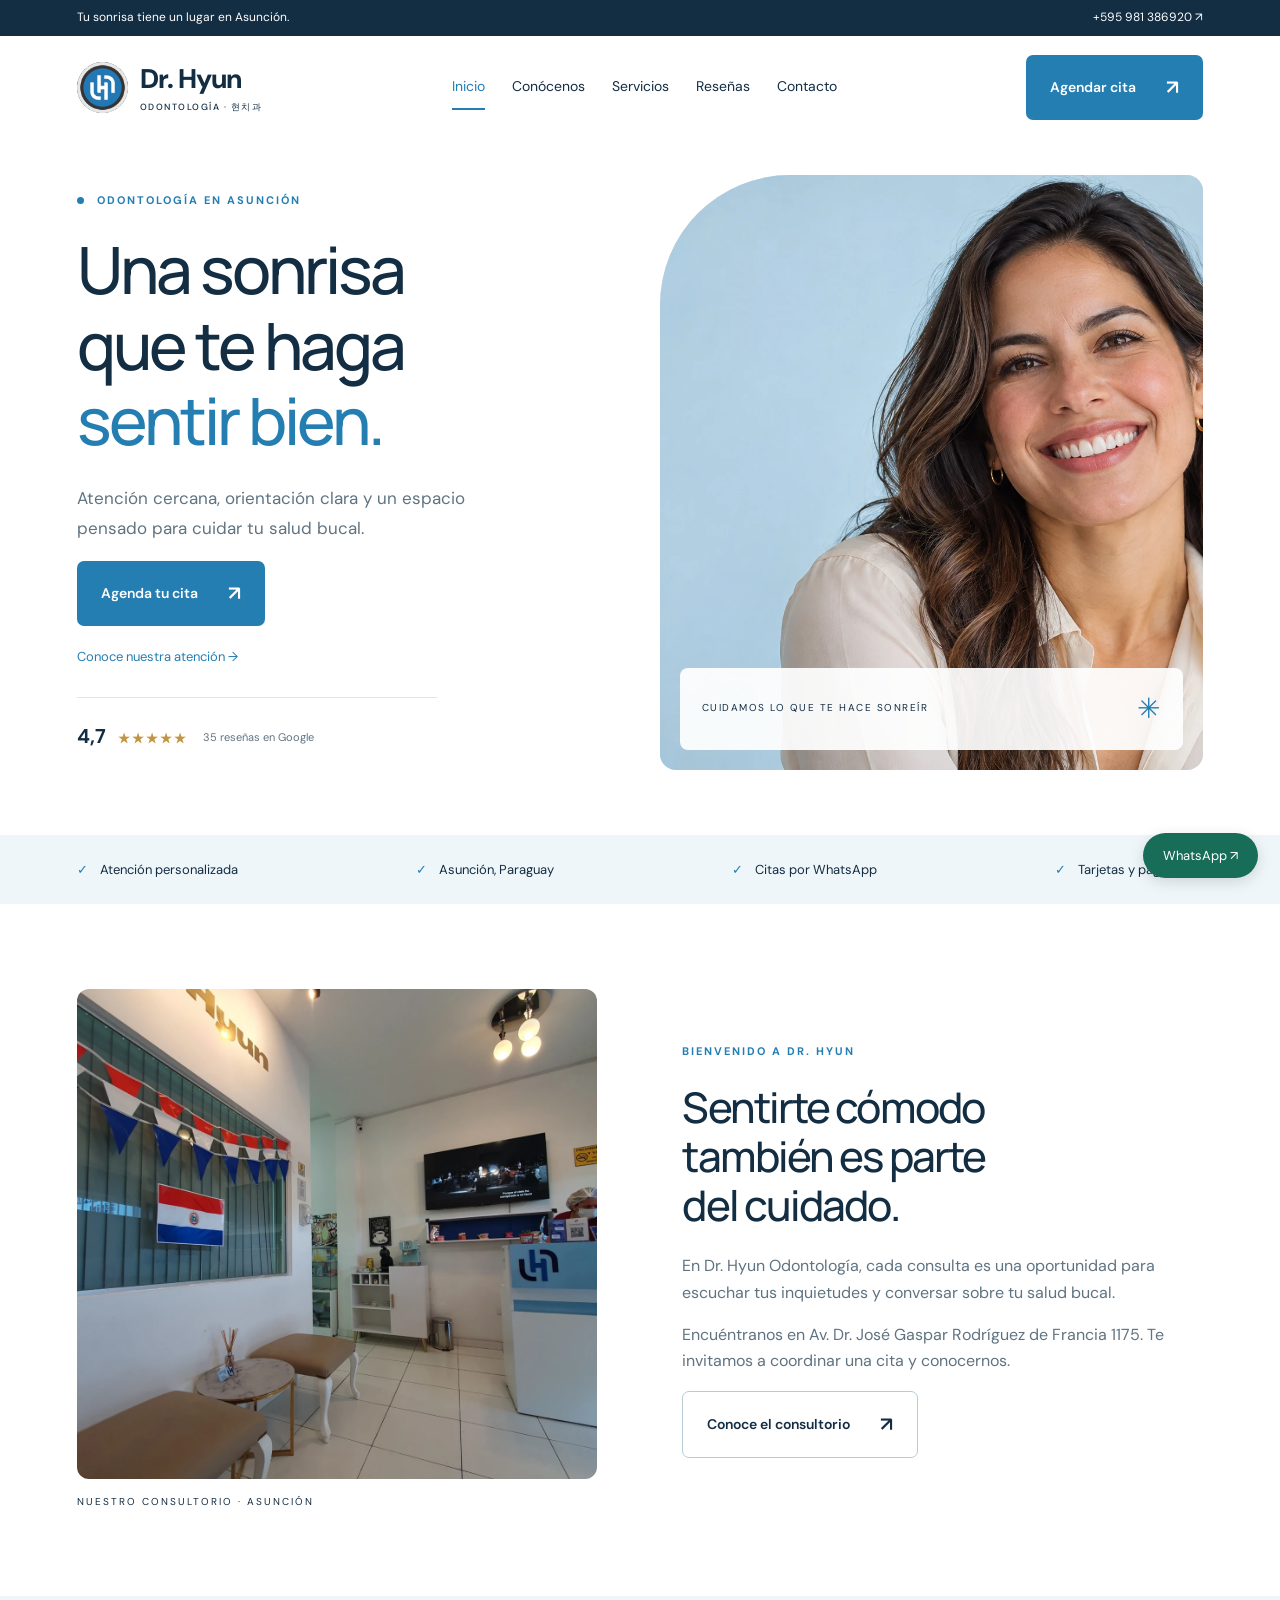
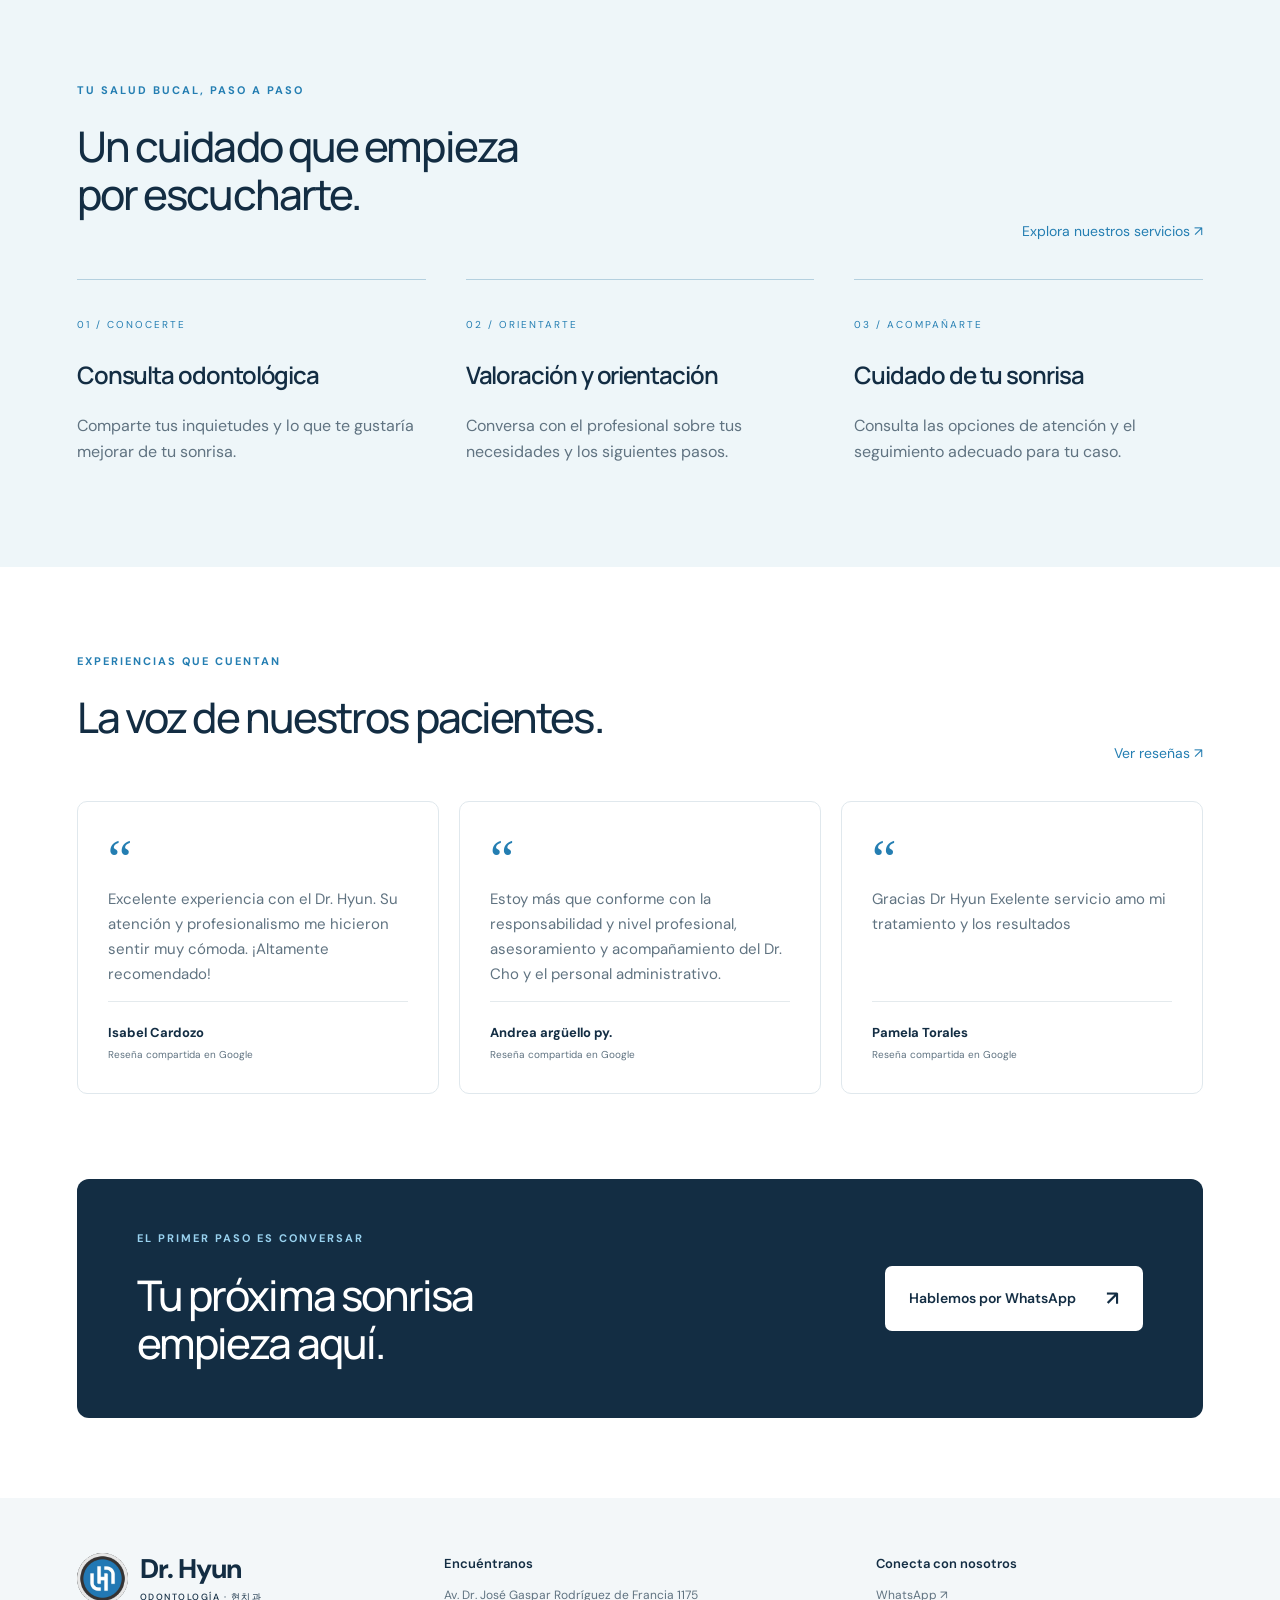
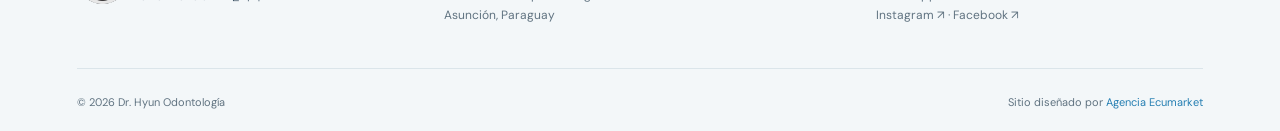
<file: index.html>
<!doctype html><html lang="es"><head><meta charset="utf-8"><meta name="viewport" content="width=device-width,initial-scale=1"><title>Inicio | Dr. Hyun Odontología</title><meta name="description" content="Dr. Hyun Odontología en Asunción. Conoce el consultorio, lee experiencias de pacientes y coordina tu consulta por WhatsApp."><link rel="icon" href="assets/logo.webp"><link rel="stylesheet" href="style.css"></head><body><div class="topbar"><div class="wrap">Tu sonrisa tiene un lugar en Asunción.<a href="tel:+595981386920">+595 981 386920 ↗</a></div></div><header class="wrap"><a class="brand" href="index.html"><img src="assets/logo.webp" alt=""><div>Dr. Hyun<small>ODONTOLOGÍA · 현치과</small></div></a><button class="menu" aria-label="Abrir menú" aria-expanded="false">☰</button><nav><a class="active" href="index.html" aria-current=page>Inicio</a><a class="" href="conocenos.html" >Conócenos</a><a class="" href="servicios.html" >Servicios</a><a class="" href="resenas.html" >Reseñas</a><a class="" href="contacto.html" >Contacto</a></nav><a class="btn" href="https://wa.me/595981386920">Agendar cita <span>↗</span></a></header><main><section class="hero wrap"><div class="hero-copy"><div class="eyebrow"><span class="dot"></span> ODONTOLOGÍA EN ASUNCIÓN</div><h1>Una sonrisa<br>que te haga<br><em>sentir bien.</em></h1><p>Atención cercana, orientación clara y un espacio pensado para cuidar tu salud bucal.</p><a class="btn" href="https://wa.me/595981386920">Agenda tu cita <span>↗</span></a><a class="textlink" href="servicios.html">Conoce nuestra atención →</a><div class="proof"><strong>4,7 <span>★★★★★</span></strong><small>35 reseñas en Google</small></div></div><div class="hero-photo"><img src="assets/sonrisa.webp" alt="Sonrisa natural, imagen ilustrativa"><div class="photo-label">CUIDAMOS LO QUE TE HACE SONREÍR <span>✳</span></div></div></section><div class="trust"><div class="wrap"><span>Atención personalizada</span><span>Asunción, Paraguay</span><span>Citas por WhatsApp</span><span>Tarjetas y pagos NFC</span></div></div><section class="wrap section split"><div class="image-frame"><img src="assets/recepcion.webp" alt="Recepción de Dr. Hyun Odontología" loading="lazy"><span>NUESTRO CONSULTORIO · ASUNCIÓN</span></div><div><div class="eyebrow">BIENVENIDO A DR. HYUN</div><h2>Sentirte cómodo<br>también es parte<br>del cuidado.</h2><p>En Dr. Hyun Odontología, cada consulta es una oportunidad para escuchar tus inquietudes y conversar sobre tu salud bucal.</p><p>Encuéntranos en Av. Dr. José Gaspar Rodríguez de Francia 1175. Te invitamos a coordinar una cita y conocernos.</p><a class="btn outline" href="conocenos.html">Conoce el consultorio <span>↗</span></a></div></section><section class="pale"><div class="wrap section"><div class="section-head"><div><div class="eyebrow">TU SALUD BUCAL, PASO A PASO</div><h2>Un cuidado que empieza<br>por escucharte.</h2></div><a class="textlink" href="servicios.html">Explora nuestros servicios ↗</a></div><div class="steps"><article><span>01 / CONOCERTE</span><h3>Consulta odontológica</h3><p>Comparte tus inquietudes y lo que te gustaría mejorar de tu sonrisa.</p></article><article><span>02 / ORIENTARTE</span><h3>Valoración y orientación</h3><p>Conversa con el profesional sobre tus necesidades y los siguientes pasos.</p></article><article><span>03 / ACOMPAÑARTE</span><h3>Cuidado de tu sonrisa</h3><p>Consulta las opciones de atención y el seguimiento adecuado para tu caso.</p></article></div></div></section><section class="wrap section"><div class="section-head"><div><div class="eyebrow">EXPERIENCIAS QUE CUENTAN</div><h2>La voz de nuestros pacientes.</h2></div><a class="textlink" href="resenas.html">Ver reseñas ↗</a></div><div class="reviews"><article class="review"><div class="quote">“</div><p>Excelente experiencia con el Dr. Hyun. Su atención y profesionalismo me hicieron sentir muy cómoda. ¡Altamente recomendado!</p><div class="author"><b>Isabel Cardozo</b><small>Reseña compartida en Google</small></div></article><article class="review"><div class="quote">“</div><p>Estoy más que conforme con la responsabilidad y nivel profesional, asesoramiento y acompañamiento del Dr. Cho y el personal administrativo.</p><div class="author"><b>Andrea argüello py.</b><small>Reseña compartida en Google</small></div></article><article class="review"><div class="quote">“</div><p>Gracias Dr Hyun Exelente servicio amo mi tratamiento y los resultados</p><div class="author"><b>Pamela Torales</b><small>Reseña compartida en Google</small></div></article></div></section><section class="cta wrap"><div><div class="eyebrow">EL PRIMER PASO ES CONVERSAR</div><h2>Tu próxima sonrisa<br>empieza aquí.</h2></div><a class="btn" href="https://wa.me/595981386920">Hablemos por WhatsApp <span>↗</span></a></section></main><footer><div class="wrap footgrid"><div class="brand"><img src="assets/logo.webp" alt="Logo Dr. Hyun"><div>Dr. Hyun<small>ODONTOLOGÍA · 현치과</small></div></div><div><b>Encuéntranos</b><p>Av. Dr. José Gaspar Rodríguez de Francia 1175<br>Asunción, Paraguay</p></div><div><b>Conecta con nosotros</b><p><a href="https://wa.me/595981386920">WhatsApp ↗</a><br><a href="https://www.instagram.com/drhyuncho/">Instagram ↗</a> · <a href="https://www.facebook.com/drhyuncho/">Facebook ↗</a></p></div></div><div class="wrap footbottom"><span>© 2026 Dr. Hyun Odontología</span><span>Sitio diseñado por <a href="https://agenciaecumarket.com" target="_blank" rel="noopener">Agencia Ecumarket</a></span></div></footer><a class="floating" href="https://wa.me/595981386920" aria-label="Consultar por WhatsApp">WhatsApp ↗</a><script src="app.js"></script></body></html>
</file>
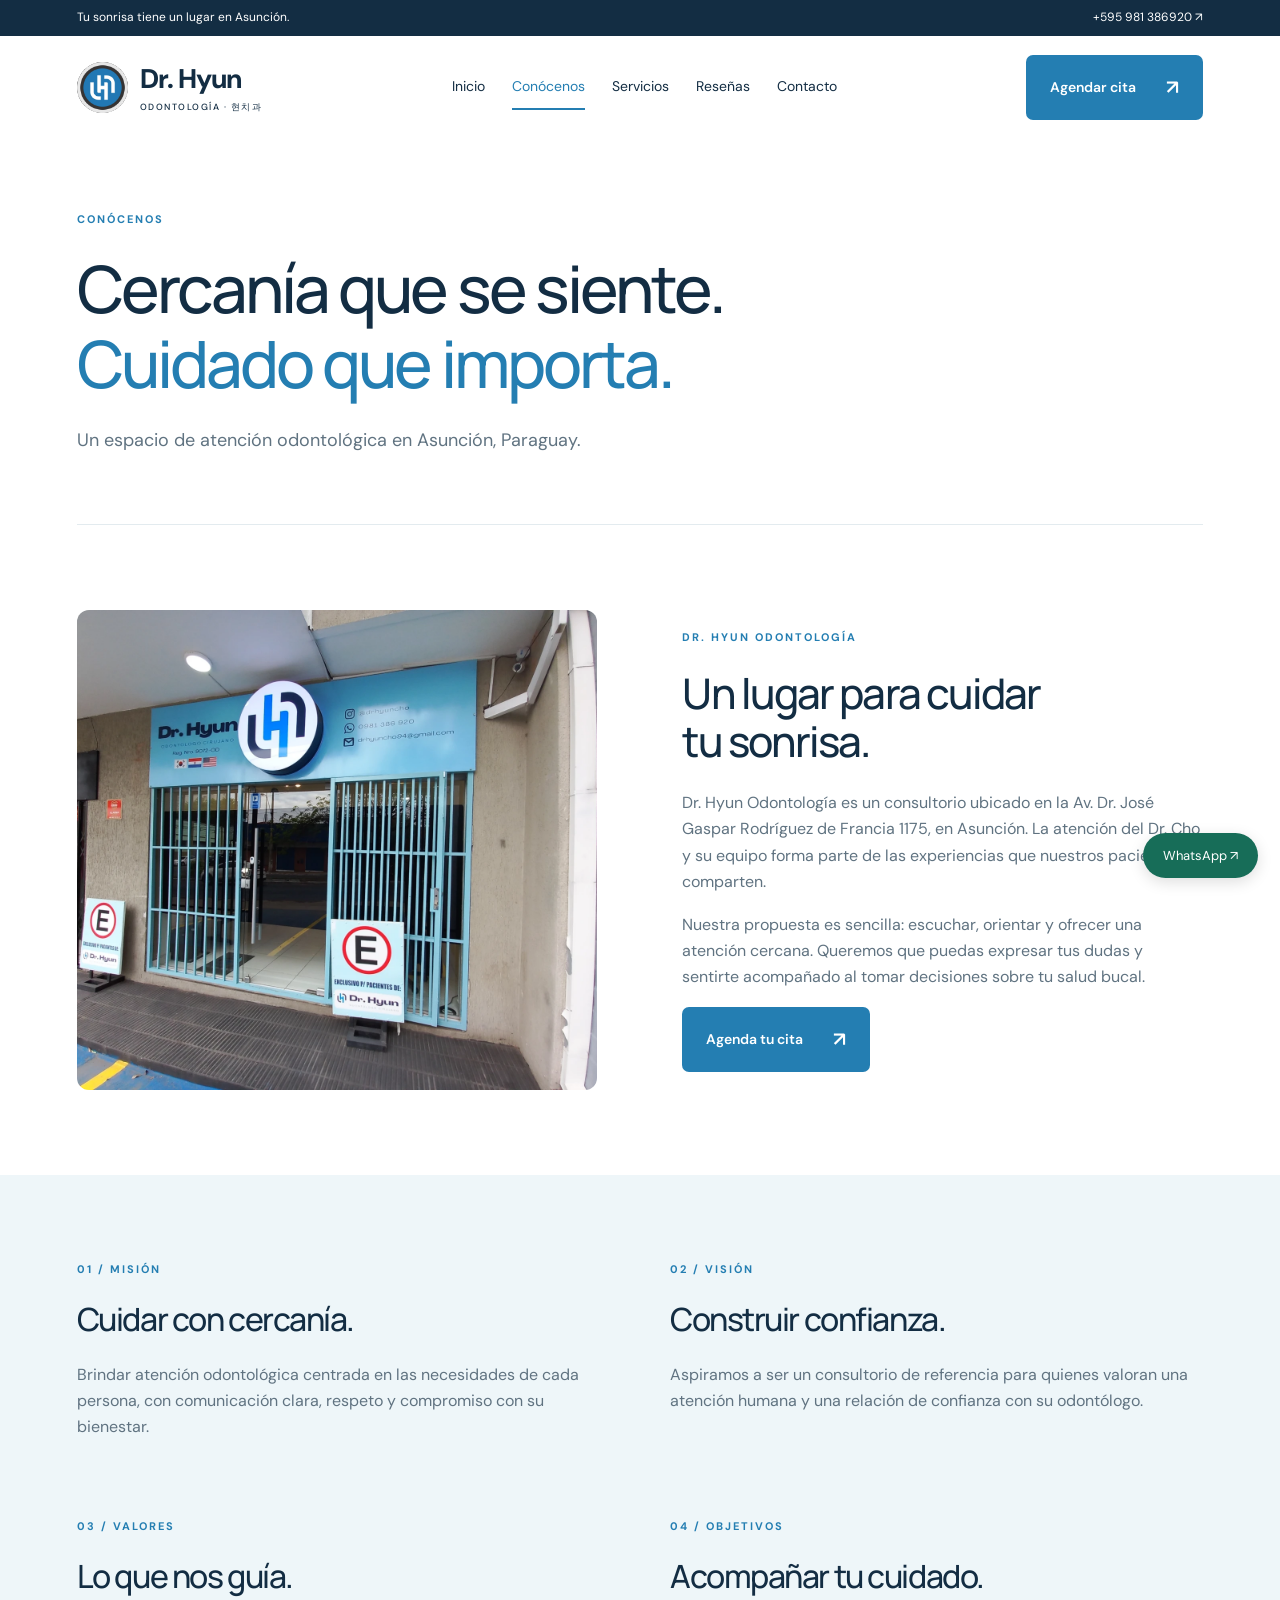
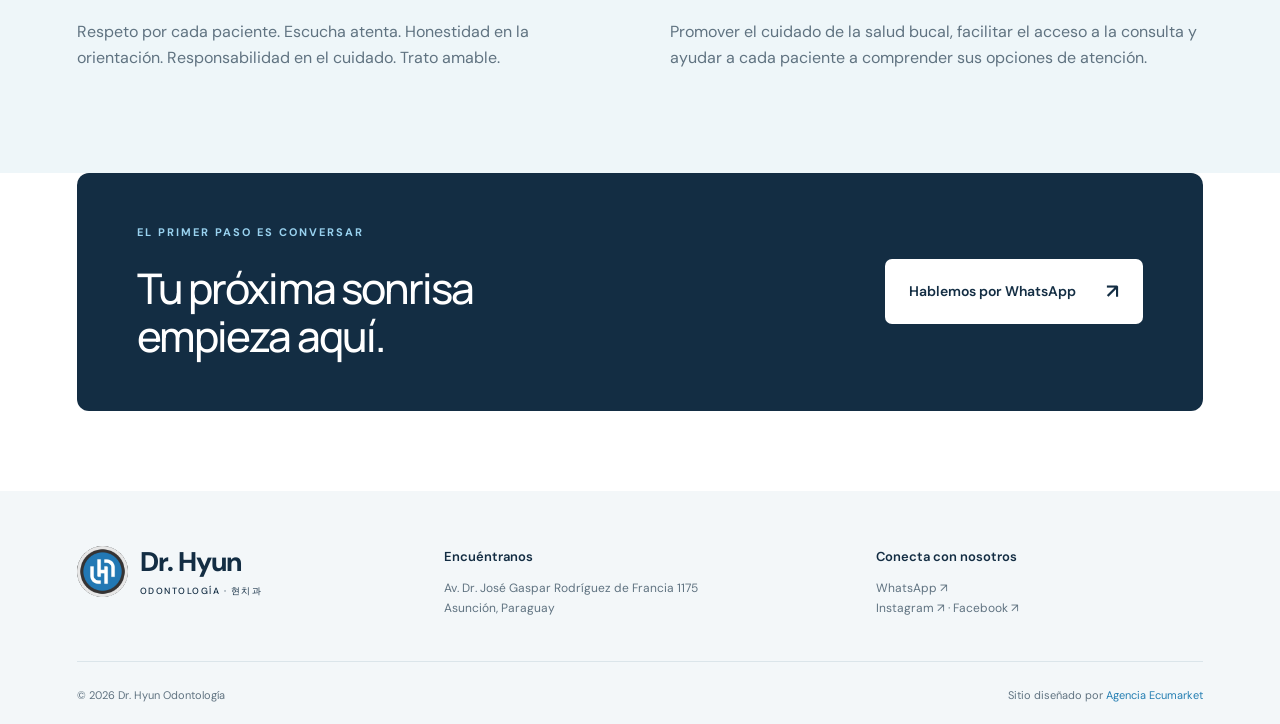
<file: conocenos.html>
<!doctype html><html lang="es"><head><meta charset="utf-8"><meta name="viewport" content="width=device-width,initial-scale=1"><title>Conócenos | Dr. Hyun Odontología</title><meta name="description" content="Dr. Hyun Odontología en Asunción. Conoce el consultorio, lee experiencias de pacientes y coordina tu consulta por WhatsApp."><link rel="icon" href="assets/logo.webp"><link rel="stylesheet" href="style.css"></head><body><div class="topbar"><div class="wrap">Tu sonrisa tiene un lugar en Asunción.<a href="tel:+595981386920">+595 981 386920 ↗</a></div></div><header class="wrap"><a class="brand" href="index.html"><img src="assets/logo.webp" alt=""><div>Dr. Hyun<small>ODONTOLOGÍA · 현치과</small></div></a><button class="menu" aria-label="Abrir menú" aria-expanded="false">☰</button><nav><a class="" href="index.html" >Inicio</a><a class="active" href="conocenos.html" aria-current=page>Conócenos</a><a class="" href="servicios.html" >Servicios</a><a class="" href="resenas.html" >Reseñas</a><a class="" href="contacto.html" >Contacto</a></nav><a class="btn" href="https://wa.me/595981386920">Agendar cita <span>↗</span></a></header><main><section class="intro wrap"><div class="eyebrow">CONÓCENOS</div><h1>Cercanía que se siente.<br><em>Cuidado que importa.</em></h1><p>Un espacio de atención odontológica en Asunción, Paraguay.</p></section><section class="wrap split section"><img class="rounded" src="assets/fachada.webp" alt="Fachada real del consultorio"><div><div class="eyebrow">DR. HYUN ODONTOLOGÍA</div><h2>Un lugar para cuidar<br>tu sonrisa.</h2><p>Dr. Hyun Odontología es un consultorio ubicado en la Av. Dr. José Gaspar Rodríguez de Francia 1175, en Asunción. La atención del Dr. Cho y su equipo forma parte de las experiencias que nuestros pacientes comparten.</p><p>Nuestra propuesta es sencilla: escuchar, orientar y ofrecer una atención cercana. Queremos que puedas expresar tus dudas y sentirte acompañado al tomar decisiones sobre tu salud bucal.</p><a class="btn" href="https://wa.me/595981386920">Agenda tu cita <span>↗</span></a></div></section><section class="pale"><div class="wrap section values"><article><div class="eyebrow">01 / MISIÓN</div><h2>Cuidar con cercanía.</h2><p>Brindar atención odontológica centrada en las necesidades de cada persona, con comunicación clara, respeto y compromiso con su bienestar.</p></article><article><div class="eyebrow">02 / VISIÓN</div><h2>Construir confianza.</h2><p>Aspiramos a ser un consultorio de referencia para quienes valoran una atención humana y una relación de confianza con su odontólogo.</p></article><article><div class="eyebrow">03 / VALORES</div><h2>Lo que nos guía.</h2><p>Respeto por cada paciente. Escucha atenta. Honestidad en la orientación. Responsabilidad en el cuidado. Trato amable.</p></article><article><div class="eyebrow">04 / OBJETIVOS</div><h2>Acompañar tu cuidado.</h2><p>Promover el cuidado de la salud bucal, facilitar el acceso a la consulta y ayudar a cada paciente a comprender sus opciones de atención.</p></article></div></section><section class="cta wrap"><div><div class="eyebrow">EL PRIMER PASO ES CONVERSAR</div><h2>Tu próxima sonrisa<br>empieza aquí.</h2></div><a class="btn" href="https://wa.me/595981386920">Hablemos por WhatsApp <span>↗</span></a></section></main><footer><div class="wrap footgrid"><div class="brand"><img src="assets/logo.webp" alt="Logo Dr. Hyun"><div>Dr. Hyun<small>ODONTOLOGÍA · 현치과</small></div></div><div><b>Encuéntranos</b><p>Av. Dr. José Gaspar Rodríguez de Francia 1175<br>Asunción, Paraguay</p></div><div><b>Conecta con nosotros</b><p><a href="https://wa.me/595981386920">WhatsApp ↗</a><br><a href="https://www.instagram.com/drhyuncho/">Instagram ↗</a> · <a href="https://www.facebook.com/drhyuncho/">Facebook ↗</a></p></div></div><div class="wrap footbottom"><span>© 2026 Dr. Hyun Odontología</span><span>Sitio diseñado por <a href="https://agenciaecumarket.com" target="_blank" rel="noopener">Agencia Ecumarket</a></span></div></footer><a class="floating" href="https://wa.me/595981386920" aria-label="Consultar por WhatsApp">WhatsApp ↗</a><script src="app.js"></script></body></html>
</file>
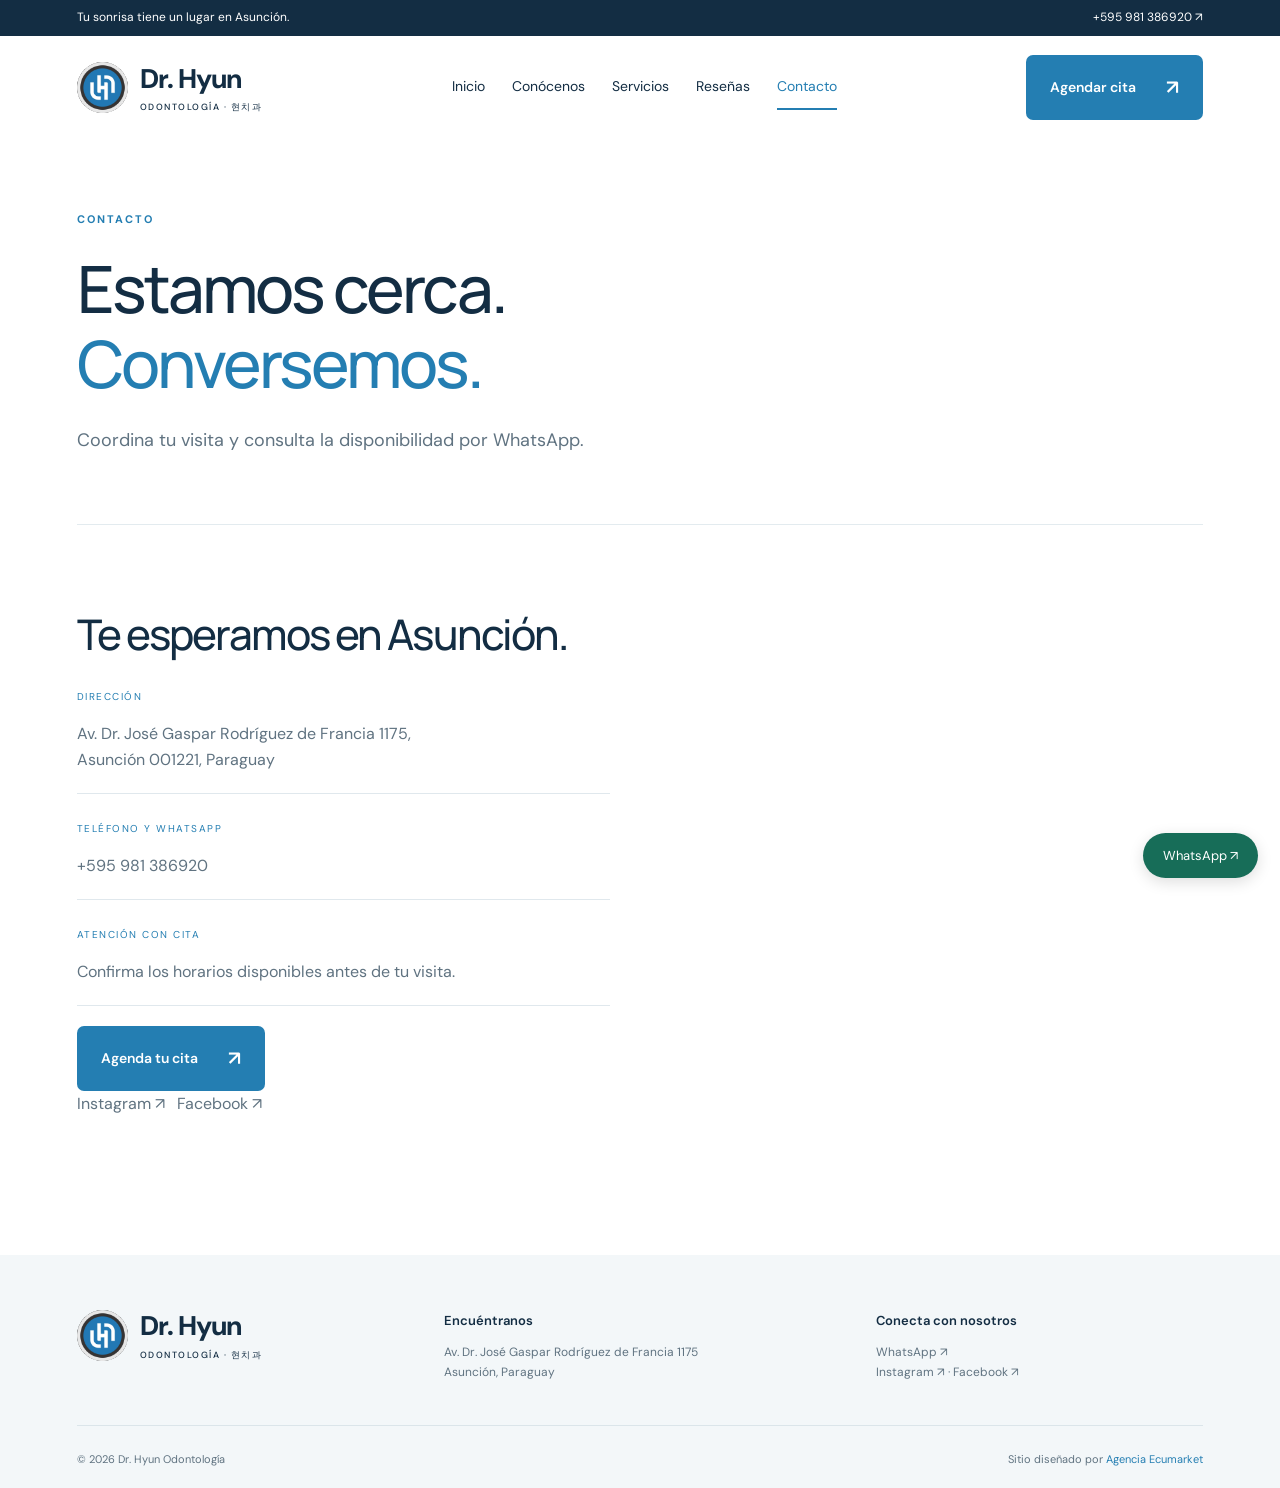
<file: contacto.html>
<!doctype html><html lang="es"><head><meta charset="utf-8"><meta name="viewport" content="width=device-width,initial-scale=1"><title>Contacto | Dr. Hyun Odontología</title><meta name="description" content="Dr. Hyun Odontología en Asunción. Conoce el consultorio, lee experiencias de pacientes y coordina tu consulta por WhatsApp."><link rel="icon" href="assets/logo.webp"><link rel="stylesheet" href="style.css"></head><body><div class="topbar"><div class="wrap">Tu sonrisa tiene un lugar en Asunción.<a href="tel:+595981386920">+595 981 386920 ↗</a></div></div><header class="wrap"><a class="brand" href="index.html"><img src="assets/logo.webp" alt=""><div>Dr. Hyun<small>ODONTOLOGÍA · 현치과</small></div></a><button class="menu" aria-label="Abrir menú" aria-expanded="false">☰</button><nav><a class="" href="index.html" >Inicio</a><a class="" href="conocenos.html" >Conócenos</a><a class="" href="servicios.html" >Servicios</a><a class="" href="resenas.html" >Reseñas</a><a class="active" href="contacto.html" aria-current=page>Contacto</a></nav><a class="btn" href="https://wa.me/595981386920">Agendar cita <span>↗</span></a></header><main><section class="intro wrap"><div class="eyebrow">CONTACTO</div><h1>Estamos cerca.<br><em>Conversemos.</em></h1><p>Coordina tu visita y consulta la disponibilidad por WhatsApp.</p></section><section class="wrap contact section"><div><h2>Te esperamos en Asunción.</h2><div class="contact-item"><small>DIRECCIÓN</small><p>Av. Dr. José Gaspar Rodríguez de Francia 1175,<br>Asunción 001221, Paraguay</p></div><div class="contact-item"><small>TELÉFONO Y WHATSAPP</small><p><a href="tel:+595981386920">+595 981 386920</a></p></div><div class="contact-item"><small>ATENCIÓN CON CITA</small><p>Confirma los horarios disponibles antes de tu visita.</p></div><a class="btn" href="https://wa.me/595981386920">Agenda tu cita <span>↗</span></a><p><a href="https://www.instagram.com/drhyuncho/">Instagram ↗</a> &nbsp; <a href="https://www.facebook.com/drhyuncho/">Facebook ↗</a></p></div><iframe title="Ubicación de Dr. Hyun Odontología" src="https://www.google.com/maps/embed?pb=!1m18!1m12!1m3!1d3607.242913176958!2d-57.629878600000005!3d-25.296041499999998!2m3!1f0!2f0!3f0!3m2!1i1024!2i768!4f13.1!3m3!1m2!1s0x945da739c47e0909%3A0x6b7835d241db1e16!2sDr.%20Hyun%20Odontolog%C3%ADa%20(Dentista)!5e0!3m2!1ses!2sec!4v1793733330903!5m2!1ses!2sec" loading="lazy" allowfullscreen referrerpolicy="strict-origin-when-cross-origin"></iframe></section></main><footer><div class="wrap footgrid"><div class="brand"><img src="assets/logo.webp" alt="Logo Dr. Hyun"><div>Dr. Hyun<small>ODONTOLOGÍA · 현치과</small></div></div><div><b>Encuéntranos</b><p>Av. Dr. José Gaspar Rodríguez de Francia 1175<br>Asunción, Paraguay</p></div><div><b>Conecta con nosotros</b><p><a href="https://wa.me/595981386920">WhatsApp ↗</a><br><a href="https://www.instagram.com/drhyuncho/">Instagram ↗</a> · <a href="https://www.facebook.com/drhyuncho/">Facebook ↗</a></p></div></div><div class="wrap footbottom"><span>© 2026 Dr. Hyun Odontología</span><span>Sitio diseñado por <a href="https://agenciaecumarket.com" target="_blank" rel="noopener">Agencia Ecumarket</a></span></div></footer><a class="floating" href="https://wa.me/595981386920" aria-label="Consultar por WhatsApp">WhatsApp ↗</a><script src="app.js"></script></body></html>
</file>
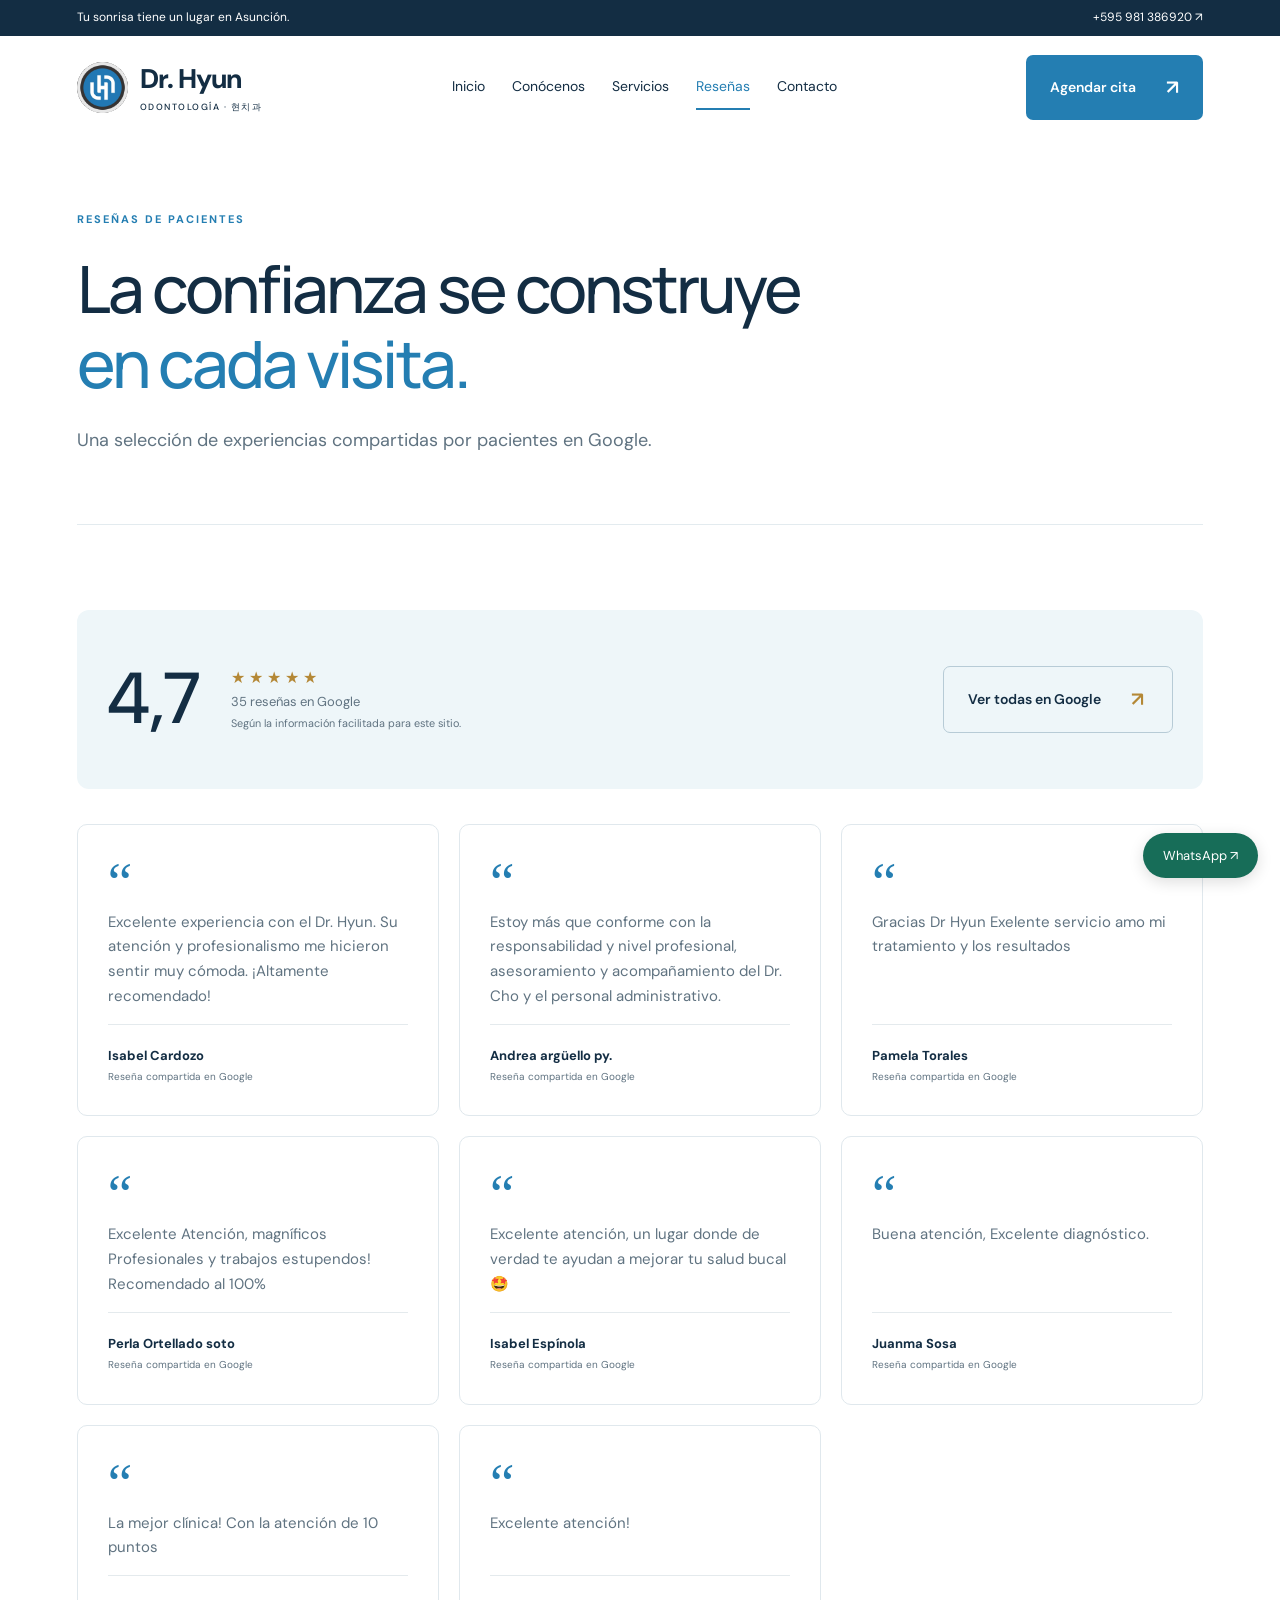
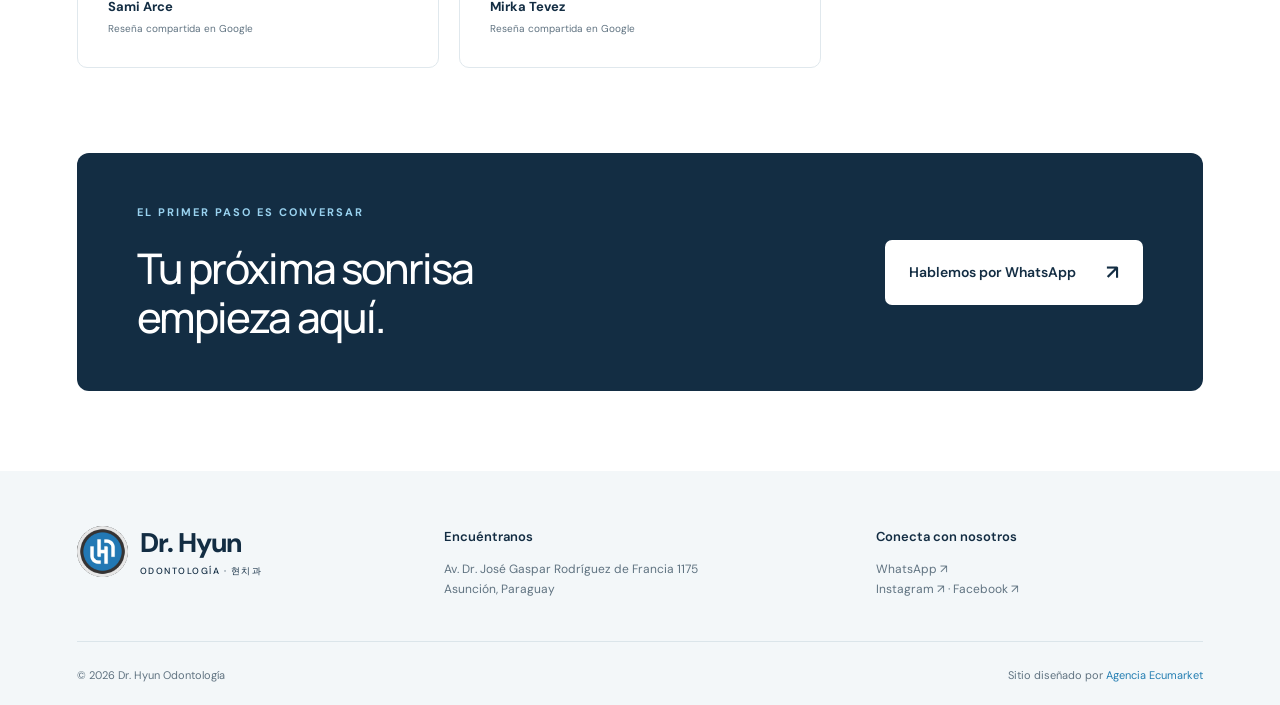
<file: resenas.html>
<!doctype html><html lang="es"><head><meta charset="utf-8"><meta name="viewport" content="width=device-width,initial-scale=1"><title>Reseñas | Dr. Hyun Odontología</title><meta name="description" content="Dr. Hyun Odontología en Asunción. Conoce el consultorio, lee experiencias de pacientes y coordina tu consulta por WhatsApp."><link rel="icon" href="assets/logo.webp"><link rel="stylesheet" href="style.css"></head><body><div class="topbar"><div class="wrap">Tu sonrisa tiene un lugar en Asunción.<a href="tel:+595981386920">+595 981 386920 ↗</a></div></div><header class="wrap"><a class="brand" href="index.html"><img src="assets/logo.webp" alt=""><div>Dr. Hyun<small>ODONTOLOGÍA · 현치과</small></div></a><button class="menu" aria-label="Abrir menú" aria-expanded="false">☰</button><nav><a class="" href="index.html" >Inicio</a><a class="" href="conocenos.html" >Conócenos</a><a class="" href="servicios.html" >Servicios</a><a class="active" href="resenas.html" aria-current=page>Reseñas</a><a class="" href="contacto.html" >Contacto</a></nav><a class="btn" href="https://wa.me/595981386920">Agendar cita <span>↗</span></a></header><main><section class="intro wrap"><div class="eyebrow">RESEÑAS DE PACIENTES</div><h1>La confianza se construye<br><em>en cada visita.</em></h1><p>Una selección de experiencias compartidas por pacientes en Google.</p></section><section class="wrap section"><div class="rating"><strong>4,7</strong><div><span>★★★★★</span><p>35 reseñas en Google<br><small>Según la información facilitada para este sitio.</small></p></div><a class="btn outline" href="https://www.google.com/maps?cid=7743998736427851286">Ver todas en Google <span>↗</span></a></div><div class="reviews"><article class="review"><div class="quote">“</div><p>Excelente experiencia con el Dr. Hyun. Su atención y profesionalismo me hicieron sentir muy cómoda. ¡Altamente recomendado!</p><div class="author"><b>Isabel Cardozo</b><small>Reseña compartida en Google</small></div></article><article class="review"><div class="quote">“</div><p>Estoy más que conforme con la responsabilidad y nivel profesional, asesoramiento y acompañamiento del Dr. Cho y el personal administrativo.</p><div class="author"><b>Andrea argüello py.</b><small>Reseña compartida en Google</small></div></article><article class="review"><div class="quote">“</div><p>Gracias Dr Hyun Exelente servicio amo mi tratamiento y los resultados</p><div class="author"><b>Pamela Torales</b><small>Reseña compartida en Google</small></div></article><article class="review"><div class="quote">“</div><p>Excelente Atención, magníficos Profesionales y trabajos estupendos! Recomendado al 100%</p><div class="author"><b>Perla Ortellado soto</b><small>Reseña compartida en Google</small></div></article><article class="review"><div class="quote">“</div><p>Excelente atención, un lugar donde de verdad te ayudan a mejorar tu salud bucal 🤩</p><div class="author"><b>Isabel Espínola</b><small>Reseña compartida en Google</small></div></article><article class="review"><div class="quote">“</div><p>Buena atención, Excelente diagnóstico.</p><div class="author"><b>Juanma Sosa</b><small>Reseña compartida en Google</small></div></article><article class="review"><div class="quote">“</div><p>La mejor clínica! Con la atención de 10 puntos</p><div class="author"><b>Sami Arce</b><small>Reseña compartida en Google</small></div></article><article class="review"><div class="quote">“</div><p>Excelente atención!</p><div class="author"><b>Mirka Tevez</b><small>Reseña compartida en Google</small></div></article></div></section><section class="cta wrap"><div><div class="eyebrow">EL PRIMER PASO ES CONVERSAR</div><h2>Tu próxima sonrisa<br>empieza aquí.</h2></div><a class="btn" href="https://wa.me/595981386920">Hablemos por WhatsApp <span>↗</span></a></section></main><footer><div class="wrap footgrid"><div class="brand"><img src="assets/logo.webp" alt="Logo Dr. Hyun"><div>Dr. Hyun<small>ODONTOLOGÍA · 현치과</small></div></div><div><b>Encuéntranos</b><p>Av. Dr. José Gaspar Rodríguez de Francia 1175<br>Asunción, Paraguay</p></div><div><b>Conecta con nosotros</b><p><a href="https://wa.me/595981386920">WhatsApp ↗</a><br><a href="https://www.instagram.com/drhyuncho/">Instagram ↗</a> · <a href="https://www.facebook.com/drhyuncho/">Facebook ↗</a></p></div></div><div class="wrap footbottom"><span>© 2026 Dr. Hyun Odontología</span><span>Sitio diseñado por <a href="https://agenciaecumarket.com" target="_blank" rel="noopener">Agencia Ecumarket</a></span></div></footer><a class="floating" href="https://wa.me/595981386920" aria-label="Consultar por WhatsApp">WhatsApp ↗</a><script src="app.js"></script></body></html>
</file>
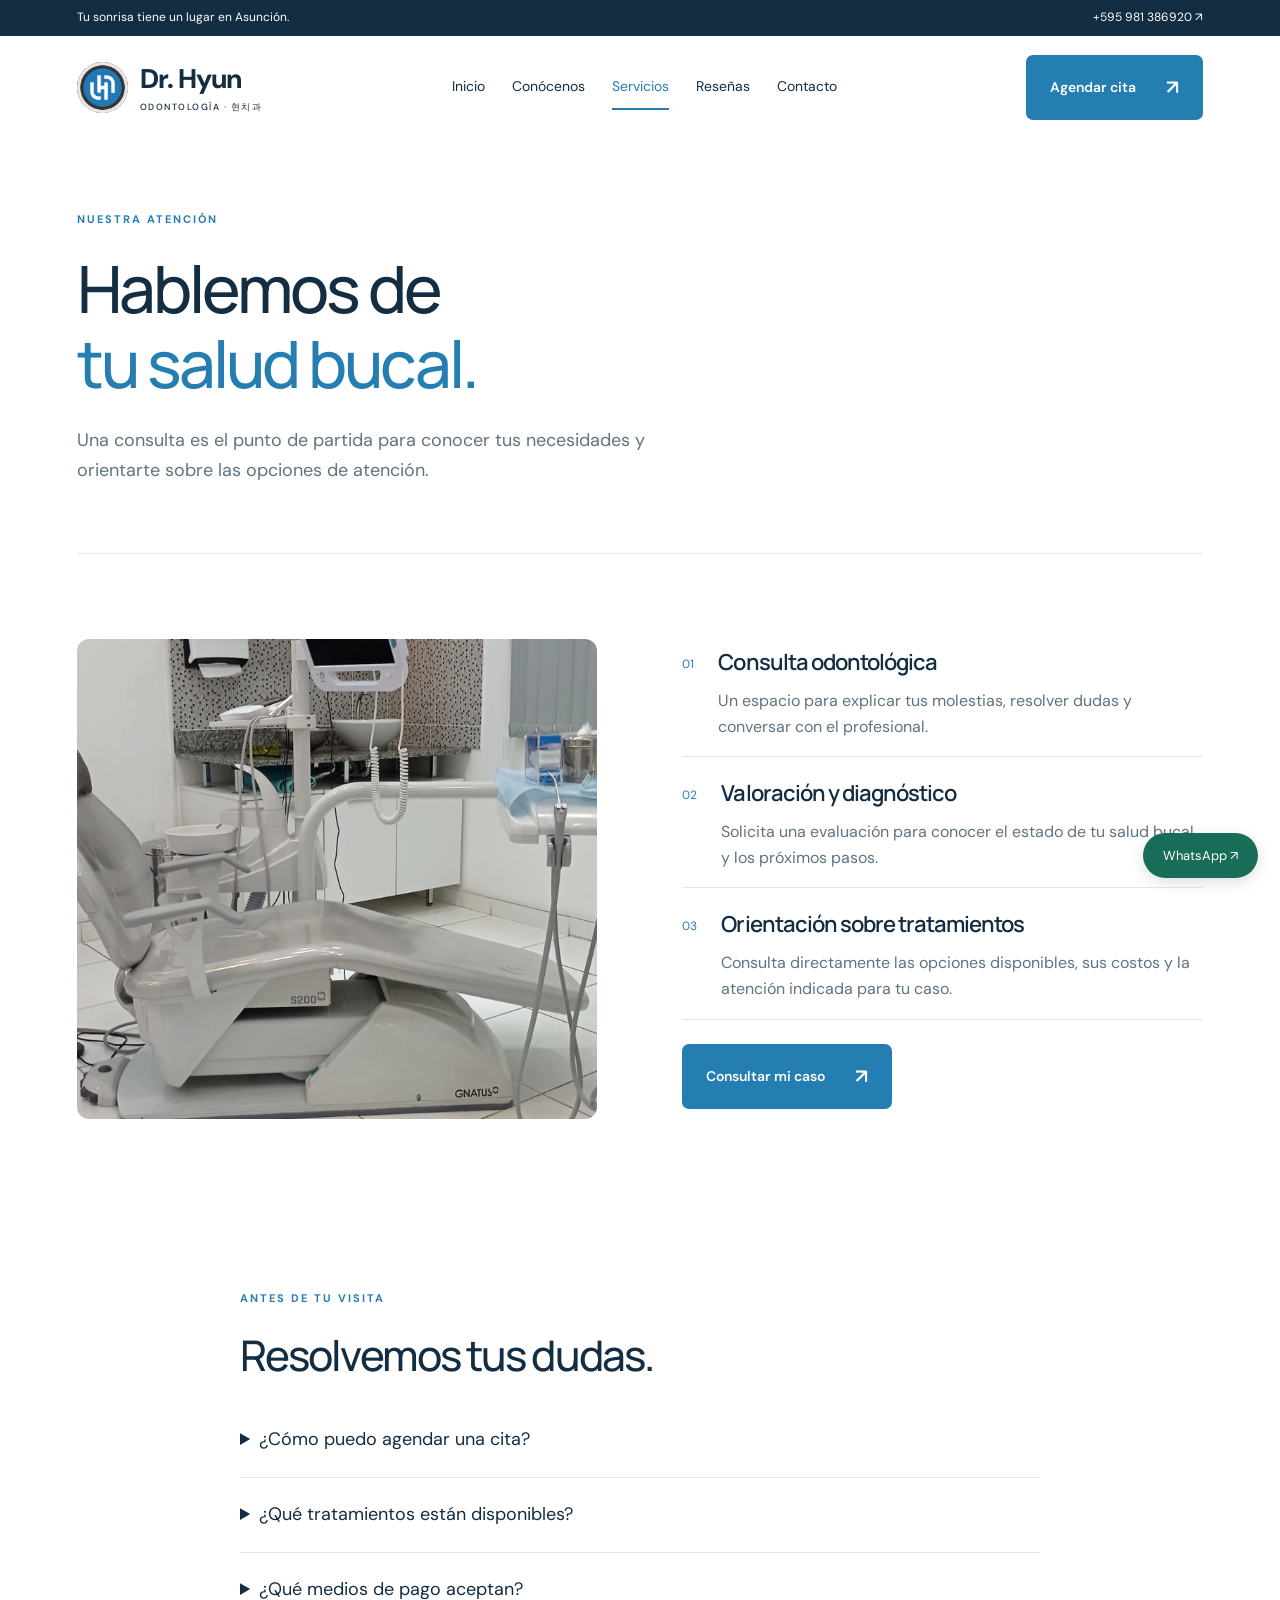
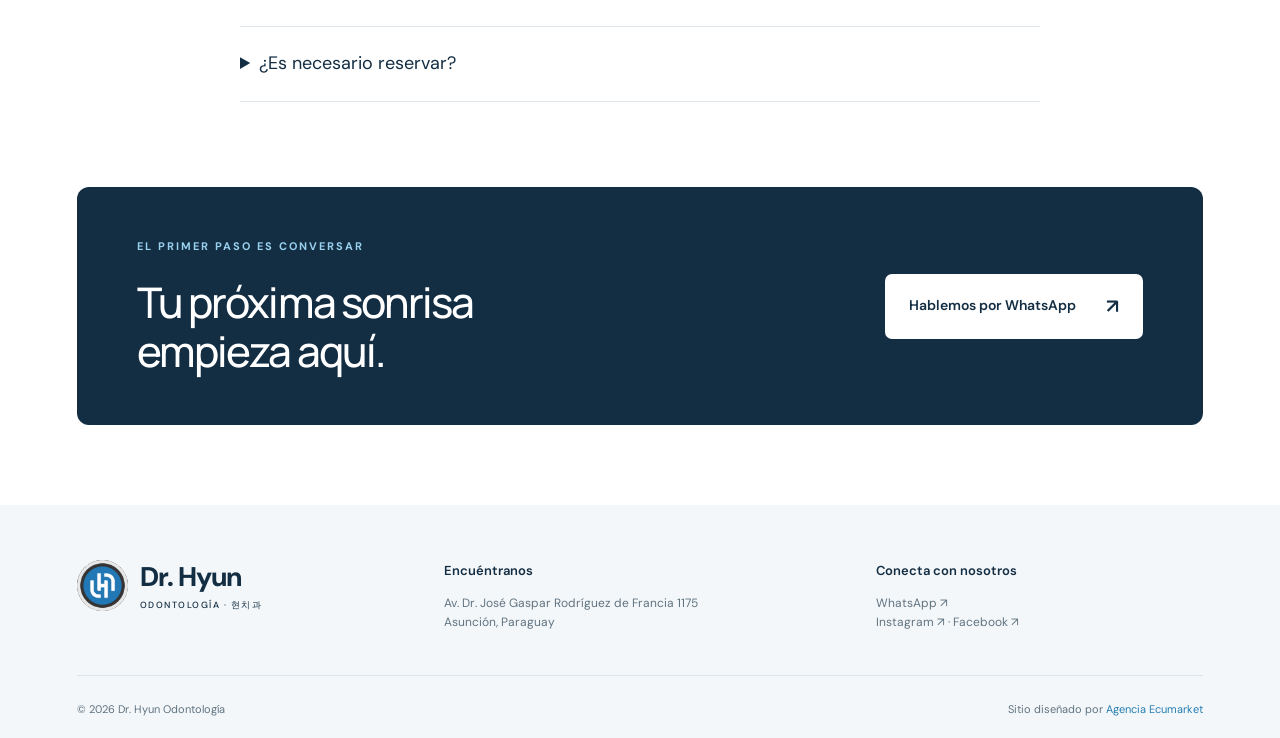
<file: servicios.html>
<!doctype html><html lang="es"><head><meta charset="utf-8"><meta name="viewport" content="width=device-width,initial-scale=1"><title>Servicios | Dr. Hyun Odontología</title><meta name="description" content="Dr. Hyun Odontología en Asunción. Conoce el consultorio, lee experiencias de pacientes y coordina tu consulta por WhatsApp."><link rel="icon" href="assets/logo.webp"><link rel="stylesheet" href="style.css"></head><body><div class="topbar"><div class="wrap">Tu sonrisa tiene un lugar en Asunción.<a href="tel:+595981386920">+595 981 386920 ↗</a></div></div><header class="wrap"><a class="brand" href="index.html"><img src="assets/logo.webp" alt=""><div>Dr. Hyun<small>ODONTOLOGÍA · 현치과</small></div></a><button class="menu" aria-label="Abrir menú" aria-expanded="false">☰</button><nav><a class="" href="index.html" >Inicio</a><a class="" href="conocenos.html" >Conócenos</a><a class="active" href="servicios.html" aria-current=page>Servicios</a><a class="" href="resenas.html" >Reseñas</a><a class="" href="contacto.html" >Contacto</a></nav><a class="btn" href="https://wa.me/595981386920">Agendar cita <span>↗</span></a></header><main><section class="intro wrap"><div class="eyebrow">NUESTRA ATENCIÓN</div><h1>Hablemos de<br><em>tu salud bucal.</em></h1><p>Una consulta es el punto de partida para conocer tus necesidades y orientarte sobre las opciones de atención.</p></section><section class="wrap split section"><img class="rounded" src="assets/consultorio.webp" alt="Equipamiento del consultorio"><div class="service-list"><article><span>01</span><div><h3>Consulta odontológica</h3><p>Un espacio para explicar tus molestias, resolver dudas y conversar con el profesional.</p></div></article><article><span>02</span><div><h3>Valoración y diagnóstico</h3><p>Solicita una evaluación para conocer el estado de tu salud bucal y los próximos pasos.</p></div></article><article><span>03</span><div><h3>Orientación sobre tratamientos</h3><p>Consulta directamente las opciones disponibles, sus costos y la atención indicada para tu caso.</p></div></article><a class="btn" href="https://wa.me/595981386920">Consultar mi caso <span>↗</span></a></div></section><section class="wrap faq section"><div class="eyebrow">ANTES DE TU VISITA</div><h2>Resolvemos tus dudas.</h2><details><summary>¿Cómo puedo agendar una cita?</summary><p>Escríbenos al +595 981 386920 por WhatsApp. El equipo te confirmará la disponibilidad y el horario de tu visita.</p></details><details><summary>¿Qué tratamientos están disponibles?</summary><p>Cuéntanos qué atención necesitas por WhatsApp. El consultorio confirmará los tratamientos disponibles y si requieren una valoración previa.</p></details><details><summary>¿Qué medios de pago aceptan?</summary><p>Según la información del consultorio, se aceptan tarjetas de crédito, débito y pagos móviles mediante NFC. Confirma las condiciones al coordinar tu cita.</p></details><details><summary>¿Es necesario reservar?</summary><p>Se recomienda concertar cita. Confirma el horario de atención antes de acudir.</p></details></section><section class="cta wrap"><div><div class="eyebrow">EL PRIMER PASO ES CONVERSAR</div><h2>Tu próxima sonrisa<br>empieza aquí.</h2></div><a class="btn" href="https://wa.me/595981386920">Hablemos por WhatsApp <span>↗</span></a></section></main><footer><div class="wrap footgrid"><div class="brand"><img src="assets/logo.webp" alt="Logo Dr. Hyun"><div>Dr. Hyun<small>ODONTOLOGÍA · 현치과</small></div></div><div><b>Encuéntranos</b><p>Av. Dr. José Gaspar Rodríguez de Francia 1175<br>Asunción, Paraguay</p></div><div><b>Conecta con nosotros</b><p><a href="https://wa.me/595981386920">WhatsApp ↗</a><br><a href="https://www.instagram.com/drhyuncho/">Instagram ↗</a> · <a href="https://www.facebook.com/drhyuncho/">Facebook ↗</a></p></div></div><div class="wrap footbottom"><span>© 2026 Dr. Hyun Odontología</span><span>Sitio diseñado por <a href="https://agenciaecumarket.com" target="_blank" rel="noopener">Agencia Ecumarket</a></span></div></footer><a class="floating" href="https://wa.me/595981386920" aria-label="Consultar por WhatsApp">WhatsApp ↗</a><script src="app.js"></script></body></html>
</file>
<file: style.css>
@import url('https://fonts.googleapis.com/css2?family=DM+Sans:wght@400;500;600;700&family=Manrope:wght@400;500;600;700;800&display=swap');
:root{--ink:#132d43;--blue:#247eb2;--pale:#eef6f9;--muted:#607381}*{box-sizing:border-box}body{margin:0;color:var(--ink);font-family:'DM Sans',sans-serif;font-size:16px;line-height:1.65}a{color:inherit;text-decoration:none}img{max-width:100%;display:block}h1,h2,h3,p{margin-top:0}h1,h2,h3{font-family:Manrope,sans-serif;line-height:1.15;letter-spacing:-.045em}h1{font-size:clamp(42px,5.1vw,74px);font-weight:500;margin-bottom:25px}h2{font-size:clamp(31px,3.3vw,46px);font-weight:500;margin-bottom:24px}h3{font-size:24px;font-weight:600}em{font-style:normal;color:var(--blue)}p{color:var(--muted)}.wrap{width:min(1200px,88%);margin:auto}.topbar{background:var(--ink);color:#fff;font-size:12px;padding:8px 0}.topbar .wrap{display:flex;justify-content:space-between}header{height:104px;display:flex;align-items:center;justify-content:space-between;gap:30px}.brand{display:flex;align-items:center;gap:12px;font-size:27px;font-weight:800;letter-spacing:-1px;line-height:1.2}.brand img{width:51px;height:51px;border-radius:50%}.brand small{display:block;font-size:9px;letter-spacing:1.5px;margin-top:7px;font-weight:500}nav{display:flex;gap:27px;font-size:14px}nav a{padding:10px 0}nav a.active{color:var(--blue);border-bottom:2px solid var(--blue)}.btn{display:inline-flex;align-items:center;justify-content:center;gap:30px;background:var(--blue);padding:16px 24px;border-radius:7px;color:#fff;font-size:14px;font-weight:600;transition:.2s}.btn:hover{background:#175c87;transform:translateY(-2px)}.btn span{font-size:20px}.outline{background:transparent;border:1px solid #b7cbd6;color:var(--ink)}.outline:hover{background:var(--pale)}.menu{display:none}.hero{display:grid;grid-template-columns:1fr 1.02fr;gap:50px;padding:35px 0 65px;align-items:center}.eyebrow{font-size:11px;letter-spacing:2px;font-weight:700;color:var(--blue);margin-bottom:23px}.dot{display:inline-block;width:7px;height:7px;border-radius:50%;background:var(--blue);margin-right:8px}.hero p{max-width:390px;font-size:17px;line-height:1.8}.hero-photo{height:595px;border-radius:130px 16px 16px 16px;overflow:hidden;position:relative;background:#d9edf3}.hero-photo>img{width:100%;height:100%;object-fit:cover;object-position:65% center}.photo-label{position:absolute;bottom:20px;left:20px;right:20px;display:flex;align-items:center;justify-content:space-between;background:#ffffffeb;padding:18px 22px;border-radius:8px;font-size:10px;letter-spacing:1.5px}.photo-label span{font-size:28px;color:var(--blue)}.hero .textlink{display:block;margin:20px 0 30px;font-size:13px}.proof{display:flex;align-items:center;gap:15px;border-top:1px solid #dce5ea;padding-top:22px;max-width:360px}.proof strong{font-size:20px}.proof strong span{font-size:13px;color:#c29542;letter-spacing:2px;margin-left:7px}.proof small{font-size:11px;color:var(--muted)}.trust{background:var(--pale);padding:24px 0}.trust .wrap{display:flex;justify-content:space-between;font-size:13px}.trust span:before{content:'✓';color:var(--blue);margin-right:12px}.section{padding-top:85px;padding-bottom:85px}.split{display:grid;grid-template-columns:1fr 1fr;gap:85px;align-items:center}.image-frame{position:relative}.image-frame img{width:100%;height:490px;object-fit:cover;border-radius:12px}.image-frame span{display:block;font-size:10px;letter-spacing:2px;padding-top:15px}.pale{background:var(--pale)}.section-head{display:flex;justify-content:space-between;gap:30px;align-items:end;margin-bottom:36px}.textlink{color:var(--blue);font-size:14px}.steps{display:grid;grid-template-columns:repeat(3,1fr);gap:40px}.steps article{border-top:1px solid #b4d0df;padding-top:30px}.steps span{font-size:10px;color:var(--blue);letter-spacing:2px}.steps h3{margin-top:25px}.reviews{display:grid;grid-template-columns:repeat(3,1fr);gap:20px}.review{padding:30px;border:1px solid #e0e8ed;border-radius:10px;display:flex;flex-direction:column}.quote{font-family:Georgia;font-size:55px;color:var(--blue);line-height:1}.review p{font-size:15px;flex:1}.author{border-top:1px solid #e4eaed;padding-top:20px;font-size:13px}.author small{display:block;font-size:10px;color:var(--muted);margin-top:3px}.cta{background:var(--ink);color:white;border-radius:12px;padding:50px 60px;display:flex;justify-content:space-between;align-items:center;margin-bottom:80px}.cta .eyebrow{color:#99d2ef}.cta h2{margin:0}.cta .btn{background:#fff;color:var(--ink)}footer{background:#f3f7f9;padding:55px 0 20px}.footgrid{display:grid;grid-template-columns:1fr 1.2fr 1fr;gap:40px;font-size:13px}.footgrid .brand{align-self:start}.footgrid b{font-weight:600}.footgrid p{margin-top:12px;font-size:12px}.footbottom{display:flex;justify-content:space-between;border-top:1px solid #dbe5ea;padding-top:24px;margin-top:30px;font-size:11px;color:var(--muted)}.footbottom a{color:var(--blue)}.floating{position:fixed;bottom:22px;right:22px;background:#176d58;color:white;padding:12px 20px;border-radius:40px;box-shadow:0 4px 15px #0002;font-size:13px;z-index:5}.intro{padding-top:70px;padding-bottom:50px;border-bottom:1px solid #e3ebef}.intro p{max-width:620px;font-size:18px}.rounded{width:100%;height:480px;object-fit:cover;border-radius:12px}.values{display:grid;grid-template-columns:1fr 1fr;gap:60px}.values h2{font-size:32px}.service-list article{display:flex;gap:24px;border-bottom:1px solid #e1e9ed;margin-bottom:24px}.service-list article>span{color:var(--blue);font-size:12px;padding-top:5px}.service-list h3{font-size:22px;margin-bottom:12px}.faq{max-width:800px}details{border-bottom:1px solid #dce6ec;padding:22px 0}summary{cursor:pointer;font-size:18px}details p{margin:15px 0 0}.rating{display:flex;gap:30px;align-items:center;padding:30px;background:var(--pale);border-radius:12px;margin-bottom:35px}.rating>strong{font-size:72px;font-weight:500}.rating span{color:#b48836;letter-spacing:4px}.rating p{margin:0;font-size:13px}.rating .btn{margin-left:auto}.contact{display:grid;grid-template-columns:1fr 1fr;gap:60px}.contact-item{border-bottom:1px solid #e0e8ed;margin-bottom:20px}.contact-item small{color:var(--blue);font-size:10px;letter-spacing:1.5px}.contact-item p{margin:12px 0 20px}.contact iframe{width:100%;height:560px;border:0;border-radius:12px}.contact>.btn+p{margin-top:20px}a:focus-visible,button:focus-visible,summary:focus-visible{outline:3px solid #d59b38;outline-offset:5px}
@media(max-width:950px){header{gap:15px}nav{gap:15px}header>.btn{display:none}.hero{gap:25px}.hero-photo{height:530px}.split{gap:40px}.reviews{grid-template-columns:1fr 1fr}.reviews .review:last-child:nth-child(3){display:none}.footgrid{gap:20px}.brand{font-size:23px}}
@media(max-width:650px){.wrap{width:88%}.topbar{font-size:10px}.topbar a{display:none}header{height:85px;position:relative}.menu{display:block;background:none;border:0;font-size:25px;color:var(--ink)}nav{display:none;position:absolute;top:80px;left:-7%;right:-7%;padding:20px 6%;background:white;z-index:20;box-shadow:0 8px 12px #0001}nav.open{display:flex;flex-direction:column;gap:5px}.hero{grid-template-columns:1fr;padding-top:25px;gap:35px}.hero h1{font-size:55px}.hero-photo{height:430px;border-top-left-radius:100px}.hero p{font-size:16px}.hero .textlink{margin-bottom:20px}.trust .wrap{display:grid;grid-template-columns:1fr 1fr;gap:16px;font-size:11px}.section{padding-top:55px;padding-bottom:55px}.split,.values,.contact{grid-template-columns:1fr;gap:35px}.image-frame img,.rounded{height:370px}.section-head{display:block}.steps{grid-template-columns:1fr;gap:25px}.steps h3{margin-top:18px}.reviews{grid-template-columns:1fr}.reviews .review:last-child:nth-child(3){display:flex}.cta{display:block;padding:35px 28px;margin-bottom:55px}.cta .btn{margin-top:28px}.footgrid{grid-template-columns:1fr;gap:25px}.footbottom{display:block;padding-bottom:45px}.footbottom span{display:block;margin-top:10px}.intro{padding-top:40px;padding-bottom:30px}.intro h1{font-size:42px}.intro p{font-size:16px}.rating{flex-wrap:wrap;gap:20px}.rating .btn{margin:0}.rating>strong{font-size:60px}.contact iframe{height:380px}.floating{font-size:11px;padding:11px 17px}.photo-label{font-size:9px;padding:12px 16px}}
</file>
